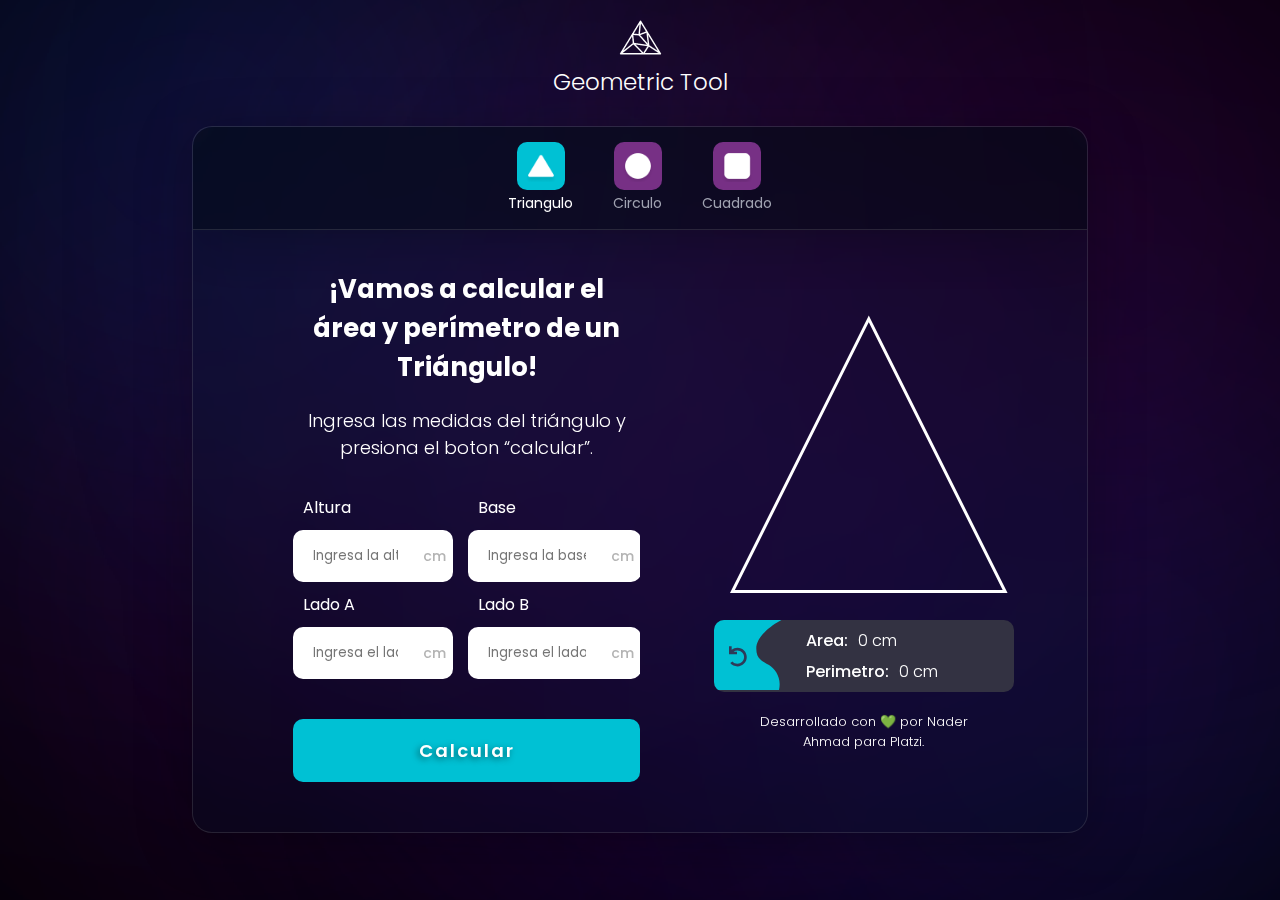
<file: index.html>
<!DOCTYPE html>
<html lang="en">
<head>
    <meta charset="UTF-8">
    <meta http-equiv="X-UA-Compatible" content="IE=edge">
    <meta name="viewport" content="width=device-width, initial-scale=1.0">
    <title>Figuras Geometricas</title>
    <link rel="preconnect" href="https://fonts.googleapis.com">
    <link rel="preconnect" href="https://fonts.gstatic.com" crossorigin>
    <link href="https://fonts.googleapis.com/css2?family=Poppins:wght@300;400;500;600;700&display=swap" rel="stylesheet">
    <link rel="stylesheet" href="./main.css">
    <link rel="stylesheet" media="screen and (max-width: 1024px)" href="./mobile.css">
    <link rel="stylesheet" media="screen and (min-width: 1025px)" href="./tablet.css">
    <link rel="stylesheet" media="screen and (min-width: 1250px)" href="./desktop.css">
</head>
<body>
    <header class="header">
        <div class="logo">
            <img src="./assets/images/logo.png" alt="logo geometric tool" class="logo__icon">
            <h1 class="logo__title">Geometric Tool</h1>
        </div>
    </header>
    <div class="background">
        <div class="blur blur--purple"></div>
        <div class="blur blur--purple-2"></div>
        <div class="blur blur--purple-3"></div>
        <div class="blur blur--purple-4"></div>
        <div class="blur blur--blue"></div>
        <div class="blur blur--blue-2"></div>
        <div class="blur blur--blue-3"></div>
    </div>
    <main class="main">
        <section class="content">
            <div class="box-container">
                <div class="box-container__header">
                    <div class="triangle">
                        <div class="blue__bg">
                            <img src="./assets/images/bleach.png" alt="" class="triangle__icon">
                        </div>
                        <p class="active__title">Triangulo</p>
                    </div>
                    <div class="circle">
                        <a href="./circles.html" class="link">
                            <div class="purple__bg">
                                <img src="./assets/images/circle.png" alt="" class="circle__icon">
                            </div>
                            <p class="inactive__title">Circulo</p>
                        </a>
                    </div>
                    <div class="square">
                        <a href="./square.html" class="link">
                            <div class="purple__bg">
                                <img src="./assets/images/box.png" alt="" class="square__icon">
                            </div>
                            <p class="inactive__title">Cuadrado</p>
                        </a>
                    </div>
                </div>
                <div class="box-content">
                    <div class="left">
                        <h2 class="box-content__title">¡Vamos a calcular el<br> área y perímetro de un Triángulo!</h2>
                        <p class="box-content__text">Ingresa las medidas del triángulo y presiona el boton “calcular”.</p>
                        <form id="form" class="form">
                            <div class="input-1">
                                <label for="inputAltura" class="label">Altura</label>
                                <div class="units">
                                    <input id="inputAltura" type="number" class="input-data" placeholder="Ingresa la altura">
                                    <span class="input-1__span">cm</span>
                                </div>
                            </div>
                            <div class="input-1">
                                <label for="inputBase" class="label">Base</label>
                                <div class="units">
                                    <input id="inputBase" type="number" class="input-data" placeholder="Ingresa la base">
                                    <span class="input-1__span">cm</span>
                                </div>
                            </div>
                            <div class="input-1">
                                <label for="inputA" class="label">Lado A</label>
                                <div class="units">
                                    <input id="inputA" type="number" class="input-data" placeholder="Ingresa el lado A">
                                    <span class="input-1__span">cm</span>
                                </div>
                            </div>
                            <div class="input-1">
                                <label for="inputB" class="label">Lado B</label>
                                <div class="units">
                                    <input id="inputB" type="number" class="input-data" placeholder="Ingresa el lado B">
                                    <span class="input-1__span">cm</span>
                                </div>
                            </div>
                        </form>
                        <button class="btn" type="button" onclick="calcularTriangulo()">Calcular</button>
                    </div>
                    <div class="right">
                        <img src="./assets/images/trianglel.svg" alt="" class="shape">
                        <div class="results">
                            <div class="results__frame">
                                <img class="results__img" src="./assets/images/form.svg" alt="">
                                <button id="undo" class="undoBtn" onclick="restablecer()">
                                    <img class="undo" src="./assets/images/undo.svg" alt="">
                                </button>
                            </div>
                            <div class="results__content">
                                <div class="results-container">
                                    <p class="results__span">Area:</p>
                                    <p class="results__text" id="aResult"> 0 cm</p>
                                </div>
                                <div class="results-container">
                                    <p class="results__span">Perimetro:</p>
                                    <p class="results__text" id="pResult">0 cm</p>
                                </div>
                            </div>
                        </div>
                        <p class="footer">Desarrollado con 💚 por Nader Ahmad para Platzi.</p>
                    </div>
                </div>
            </div>
        </section>
    </main>
    <script src="./figuras.js"></script>
</body>
</html>
</file>
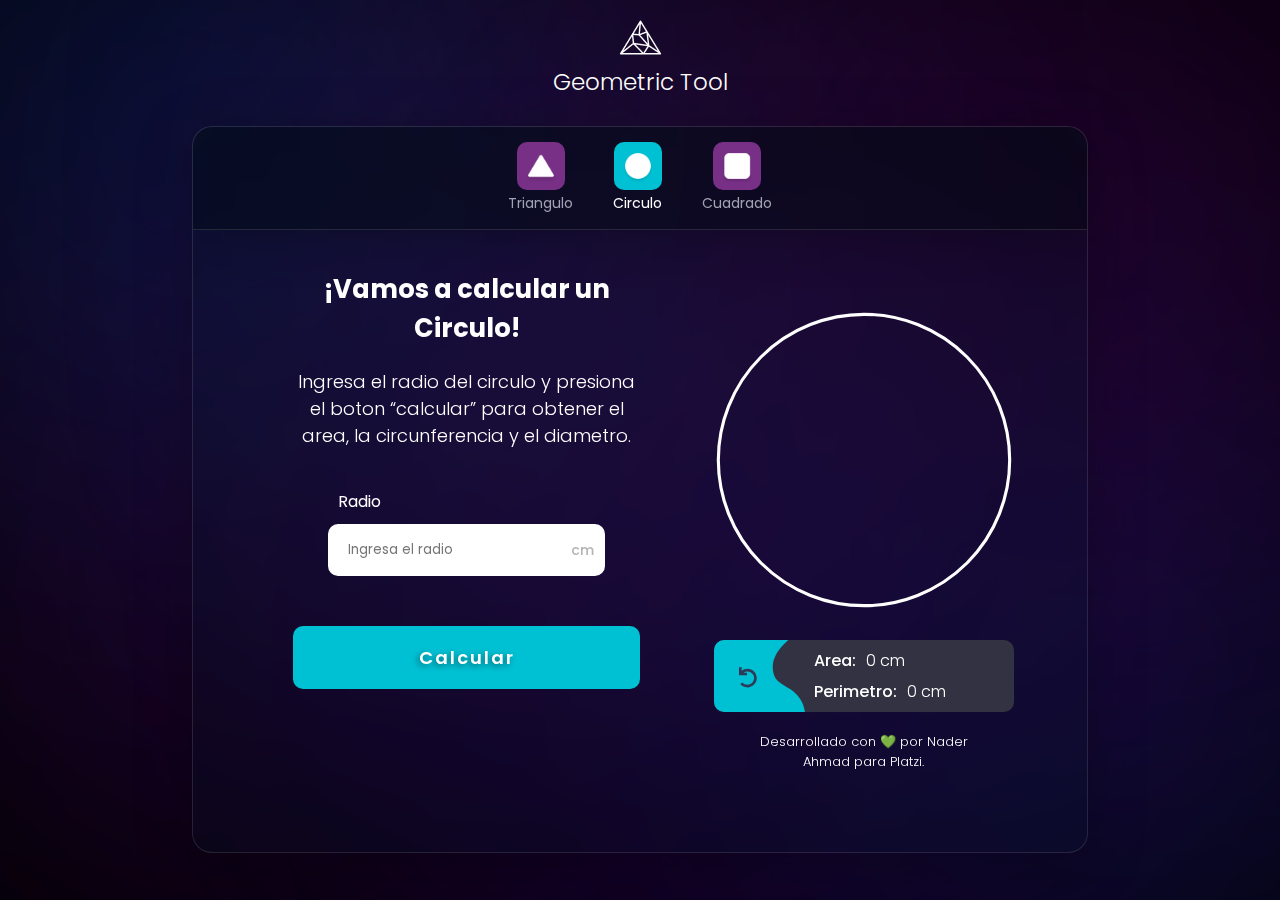
<file: circles.html>
<!DOCTYPE html>
<html lang="en">
<head>
    <meta charset="UTF-8">
    <meta http-equiv="X-UA-Compatible" content="IE=edge">
    <meta name="viewport" content="width=device-width, initial-scale=1.0">
    <title>Figuras Geometricas</title>
    <link rel="preconnect" href="https://fonts.googleapis.com">
    <link rel="preconnect" href="https://fonts.gstatic.com" crossorigin>
    <link href="https://fonts.googleapis.com/css2?family=Poppins:wght@300;400;500;600;700&display=swap" rel="stylesheet">
    <link rel="stylesheet" href="./main.css">
    <link rel="stylesheet" media="screen and (max-width: 1024px)" href="./mobile.css">
    <link rel="stylesheet" media="screen and (min-width: 1025px)" href="./tablet.css">
    <link rel="stylesheet" media="screen and (min-width: 1250px)" href="./desktop.css">
</head>
<body>
    <header class="header">
        <div class="logo">
            <img src="./assets/images/logo.png" alt="logo geometric tool" class="logo__icon">
            <h1 class="logo__title">Geometric Tool</h1>
        </div>
    </header>
    <div class="background">
        <div class="blur blur--purple"></div>
        <div class="blur blur--purple-2"></div>
        <div class="blur blur--purple-3"></div>
        <div class="blur blur--purple-4"></div>
        <div class="blur blur--blue"></div>
        <div class="blur blur--blue-2"></div>
        <div class="blur blur--blue-3"></div>
    </div>
    <main class="main">
        <section class="content">
            <div class="box-container">
                <div class="box-container__header">
                    <div class="triangle">
                        <a href="./index.html" class="link">
                            <div class="purple__bg">
                                <img src="./assets/images/bleach.png" alt="" class="triangle__icon">
                            </div>
                            <p class="inactive__title">Triangulo</p>
                        </a>
                    </div>
                    <div class="circle">
                        <div class="blue__bg">
                            <img src="./assets/images/circle.png" alt="" class="circle__icon">
                        </div>
                        <p class="active__title">Circulo</p>
                    </div>
                    <div class="square">
                        <a href="./square.html" class="link">
                            <div class="purple__bg">
                                <img src="./assets/images/box.png" alt="" class="square__icon">
                            </div>
                            <p class="inactive__title">Cuadrado</p>
                        </a>
                    </div>
                </div>
                <div class="box-content">
                    <div class="left left-circle">
                        <h2 class="box-content__title box-content__title-circle">¡Vamos a calcular un Circulo!</h2>
                        <p class="box-content__text">Ingresa el radio del circulo y presiona el boton “calcular” para obtener el area, la circunferencia y el diametro.</p>
                        <form id="form" class="form flex">
                            <div class="input-1">
                                <label for="inputRadio" class="label">Radio</label>
                                <div class="units">
                                    <input id="inputRadio" type="number" class="input-data" placeholder="Ingresa el radio">
                                    <span class="input-1__span">cm</span>
                                </div>
                            </div>
                        </form>
                        <button class="btn" type="button" onclick="calcularCirculo()">Calcular</button>
                    </div>
                    <div class="right right-circle">
                        <img src="./assets/images/oval.svg" alt="" class="shape">
                        <div class="results results-circle">
                            <div class="results__frame">
                                <img class="results__img img-circle" src="./assets/images/form.svg" alt="">
                                <button id="undo" class="undoBtn undoBtn-circle" onclick="restablecer()">
                                    <img class="undo" src="./assets/images/undo.svg" alt="">
                                </button>
                            </div>
                            <div class="results__content results__content-circle">
                                <div class="results-container">
                                    <p class="results__span">Area:</p>
                                    <p class="results__text" id="aResult"> 0 cm</p>
                                </div>
                                <div class="results-container">
                                    <p class="results__span">Perimetro:</p>
                                    <p class="results__text" id="pResult">0 cm</p>
                                </div>
                            </div>
                        </div>
                        <p class="footer">Desarrollado con 💚 por Nader Ahmad para Platzi.</p>
                    </div>
                </div>
            </div>
        </section>
    </main>
    <script src="./figuras.js"></script>
</body>
</html>
</file>
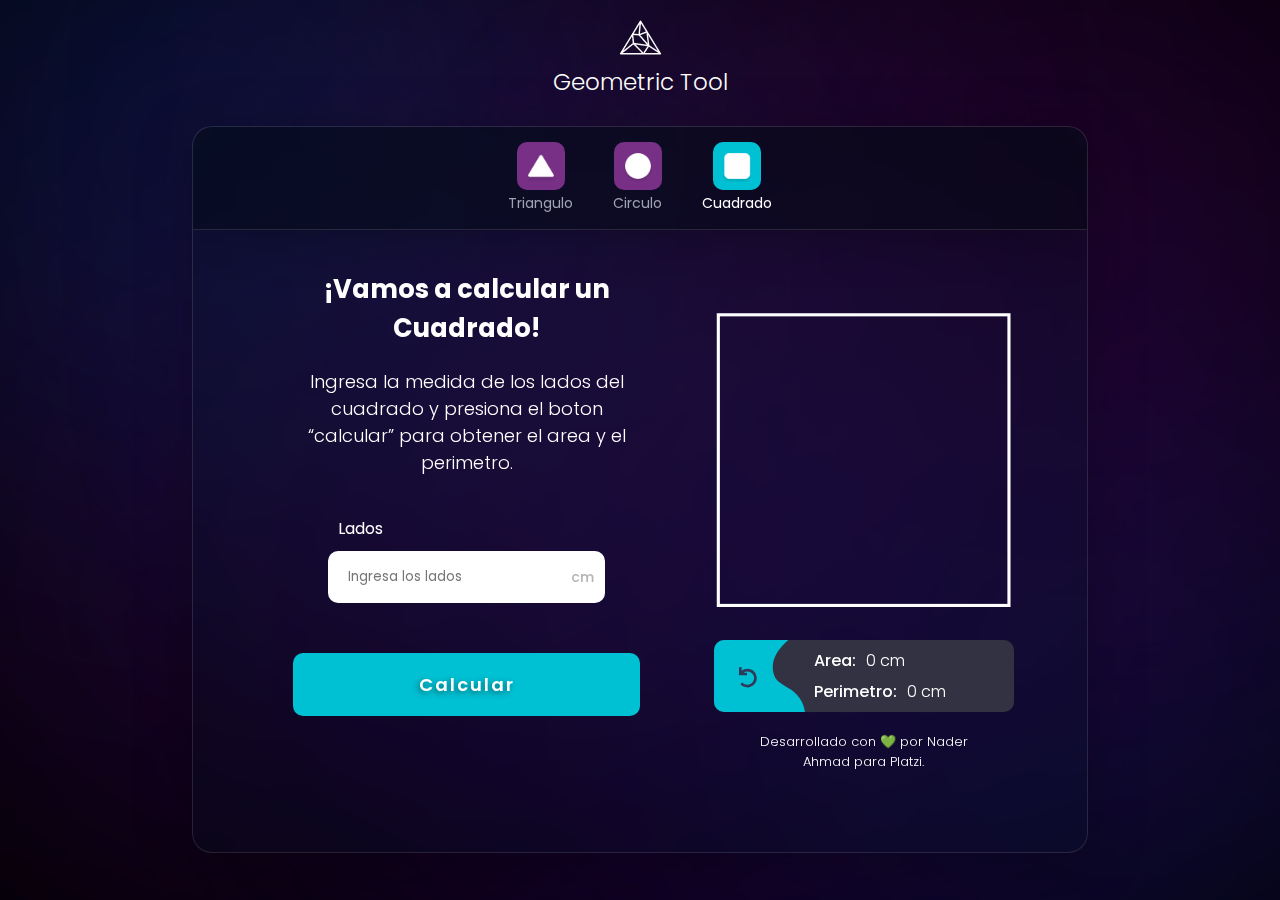
<file: square.html>
<!DOCTYPE html>
<html lang="en">
<head>
    <meta charset="UTF-8">
    <meta http-equiv="X-UA-Compatible" content="IE=edge">
    <meta name="viewport" content="width=device-width, initial-scale=1.0">
    <title>Figuras Geometricas</title>
    <link rel="preconnect" href="https://fonts.googleapis.com">
    <link rel="preconnect" href="https://fonts.gstatic.com" crossorigin>
    <link href="https://fonts.googleapis.com/css2?family=Poppins:wght@300;400;500;600;700&display=swap" rel="stylesheet">
    <link rel="stylesheet" href="./main.css">
    <link rel="stylesheet" media="screen and (max-width: 1024px)" href="./mobile.css">
    <link rel="stylesheet" media="screen and (min-width: 1025px)" href="./tablet.css">
    <link rel="stylesheet" media="screen and (min-width: 1250px)" href="./desktop.css">
</head>
<body>
    <header class="header">
        <div class="logo">
            <img src="./assets/images/logo.png" alt="logo geometric tool" class="logo__icon">
            <h1 class="logo__title">Geometric Tool</h1>
        </div>
    </header>
    <div class="background">
        <div class="blur blur--purple"></div>
        <div class="blur blur--purple-2"></div>
        <div class="blur blur--purple-3"></div>
        <div class="blur blur--purple-4"></div>
        <div class="blur blur--blue"></div>
        <div class="blur blur--blue-2"></div>
        <div class="blur blur--blue-3"></div>
    </div>
    <main class="main">
        <section class="content">
            <div class="box-container">
                <div class="box-container__header">
                    <div class="triangle">
                        <a href="./index.html" class="link">
                            <div class="purple__bg">
                                <img src="./assets/images/bleach.png" alt="" class="triangle__icon">
                            </div>
                            <p class="inactive__title">Triangulo</p>
                        </a>
                    </div>
                    <div class="circle">
                        <a href="./circles.html" class="link">
                            <div class="purple__bg">
                                <img src="./assets/images/circle.png" alt="" class="circle__icon">
                            </div>
                            <p class="inactive__title">Circulo</p>
                        </a>
                    </div>
                    <div class="square">
                        <a href="./square.html" class="link">
                            <div class="blue__bg">
                                <img src="./assets/images/box.png" alt="" class="square__icon">
                            </div>
                            <p class="active__title">Cuadrado</p>
                        </a>
                    </div>
                </div>
                <div class="box-content">
                    <div class="left left-circle">
                        <h2 class="box-content__title box-content__title-circle">¡Vamos a calcular un Cuadrado!</h2>
                        <p class="box-content__text">Ingresa la medida de los lados del cuadrado y presiona el boton “calcular” para obtener el area y el perimetro.</p>
                        <form id="form" class="form flex">
                            <div class="input-1">
                                <label for="inputLados" class="label">Lados</label>
                                <div class="units">
                                    <input id="inputLados" type="number" class="input-data" placeholder="Ingresa los lados">
                                    <span class="input-1__span">cm</span>
                                </div>
                            </div>
                        </form>
                        <button class="btn" type="button" onclick="calcularCuadrado()">Calcular</button>
                    </div>
                    <div class="right right-circle">
                        <img src="./assets/images/square.svg" alt="" class="shape">
                        <div class="results results-circle">
                            <div class="results__frame">
                                <img class="results__img img-circle" src="./assets/images/form.svg" alt="">
                                <button id="undo" class="undoBtn undoBtn-circle" onclick="restablecer()">
                                    <img class="undo" src="./assets/images/undo.svg" alt="">
                                </button>
                            </div>
                            <div class="results__content results__content-circle">
                                <div class="results-container">
                                    <p class="results__span">Area:</p>
                                    <p class="results__text" id="aResult"> 0 cm</p>
                                </div>
                                <div class="results-container">
                                    <p class="results__span">Perimetro:</p>
                                    <p class="results__text" id="pResult">0 cm</p>
                                </div>
                            </div>
                        </div>
                        <p class="footer">Desarrollado con 💚 por Nader Ahmad para Platzi.</p>
                    </div>
                </div>
            </div>
        </section>
    </main>
    <script src="./figuras.js"></script>
</body>
</html>
</file>
<file: main.css>
* {
    margin: 0;
    padding: 0;
    box-sizing: border-box;
    font-family: 'Poppins', sans-serif;
    overflow: hidden;
}
html {
    font-size: 62.5%;
}
body {
    background-color: #000;
    color: #fff;
}
.header {
    position: absolute;
    display: flex;
    padding-top: 1.5rem;
    flex-direction: column;
    justify-content: center;
    align-items: center;
    background-color: transparent;
    width: 100%;
    z-index: 10;
}
.logo {
    text-align: center;
}
.logo__title {
    font-size: 2.3rem;
    font-weight: 300;
}
.background {
    position: relative;
    width: 100vw;
    height: 100vh;
    z-index: 1;
}
.blur {
    position: absolute;
    filter: blur(274px);
}
.blur--purple {
    background: radial-gradient(circle, rgba(56,1,64,1) 0%, rgba(255,255,255,0) 100%);
    width: 50%;
    height: 70%;
    bottom: 0%;
    left: -7%;
}
.blur--purple-2 {
    background: radial-gradient(circle, rgba(56,1,64,0.8) 0%, rgba(255,255,255,0) 100%);
    width: 70%;
    height: 90%;
    top: -20%;
    right: -20%;
    z-index: 2;
}
.blur--purple-3 {
    background: radial-gradient(circle, rgba(46,2,89,1) 0%, rgba(255,255,255,0) 100%);
    bottom: -5%;
    left: 20%;
    width: 80%;
    height: 80%;
}
.blur--purple-4 {
    background: radial-gradient(circle, rgba(81,40,120,0.6) 0%, rgba(255,255,255,0) 100%);
    top: -10%;
    left: 10%;
    width: 70%;
    height: 70%;
}
.blur--blue {
    background: radial-gradient(circle, rgba(13,45,140,1) 0%, rgba(255,255,255,0) 100%);
    width: 50%;
    height: 60%;
    top: -15%;
    left: -10%;
}
.blur--blue-2 {
    background: radial-gradient(circle, rgba(13,45,140,0.8) 0%, rgba(255,255,255,0) 100%);
    width: 40%;
    height: 70%;
    bottom: -10%;
    right: -7%;
}
.content {
    width: 100%;
    height: 100%;
    display: flex;
    justify-content: center;
    align-items: center;
}
.box-container {
    position:absolute;
    top: 14%;
    background-color: rgba(1, 24, 38, 0.2);
    width: 70%;
    z-index: 20;
    box-shadow: 0px 10px 51px 5px rgba(0, 0, 0, 0.25);
    backdrop-filter: blur(12px);
    border: 1px solid rgba(150, 150, 150, 0.2);
    border-radius: 20px;
}
.box-container__header {
    display: flex;
    align-items: center;
    justify-content: center;
    gap: 4rem;
    width: 100%;
    background: rgba(0, 0, 0, 0.28);
    box-shadow: 0px 16px 51px -11px rgba(0, 0, 0, 0.25);
    backdrop-filter: blur(7px);
    border-bottom: 1px solid rgba(148, 148, 148, 0.205);
    border-radius: 20px 20px 0px 0px;
    padding: 1.5rem 0 1.5rem 0;
    margin: 0 auto;
}
.triangle {
    display: flex;
    flex-direction: column;
    align-items: center;
    justify-content: center;
    text-align: center;
    cursor: pointer;
}
.blue__bg {
    display: flex;
    align-items: center;
    justify-content: center;
    background-color: #00C1D4;
    border-radius: 1rem;
    width: 48px;
    height: 48px;
    margin-bottom: .3rem;
}
.active__title {
    font-size: 1.4rem;
    color: #fff;
}
.inactive__title {
    font-size: 1.4rem;
    color: #A0A3B1;
}
.circle {
    display: flex;
    flex-direction: column;
    align-items: center;
    justify-content: center;
    text-align: center;
    cursor: pointer;
}
.circle .purple__bg:hover {
    background-color:#8c379c;
}
.purple__bg {
    display: flex;
    align-items: center;
    justify-content: center;
    background-color: #773085;
    border-radius: 1rem;
    width: 48px;
    height: 48px;;
    margin-bottom: 0.3rem;
    transition: all .3s ease;
}
.link {
    display: flex;
    align-items: center;
    justify-content: center;
    flex-direction: column;
    text-decoration: none;
    color: #A0A3B1;
}
.square {
    display: flex;
    flex-direction: column;
    align-items: center;
    justify-content: center;
    text-align: center;
    cursor: pointer;
}
.square__bg {
    display: flex;
    align-items: center;
    justify-content: center;
    background-color: #773085;
    border-radius: 1rem;
    width: 48px;
    height: 48px;
    margin-bottom: .3rem;
}
.square .purple__bg:hover {
    background-color:#8c379c;
}
.triangle .purple__bg:hover {
    background-color:#8c379c;
}
.triangle__icon {
    width: 32px;
    height: 32px;
}
.circle__icon {
    width: 32px;
    height: 32px;
}
.square__icon {
    width: 32px;
    height: 32px;
}
.triangle__title {
    font-size: 1.4rem;
}
.circle__title {
    font-size: 1.4rem;
    color: #A0A3B1;
}
.square__title {
    font-size: 1.4rem;
    color: #A0A3B1;
}
.box-content {
    display: flex;
}
.left {
    width: 50%;
    padding: 4rem 0rem 5rem 10rem;
}
.left-circle {
    padding: 6rem 0 5rem 10rem;
}
.box-content__title {
    font-size: clamp(1.8rem, 2vw, 2.8rem);
    font-weight: bold;
    text-align: center;
}
.box-content__title-circle {
    max-width: 40rem;
    margin: 0 auto;
}
.box-content__text {
    font-size: clamp(1.4rem, 1.5vw, 1.8rem);
    font-weight: 300;
    margin-top: 2rem;
    text-align: center;
}
.form {
    display: grid;
    grid-template-columns: 46% 50%;
    column-gap: 1.5rem;
    margin-top: 3.4rem;
    margin-bottom: 3rem;
}
.flex {
    display: flex;
    width: 80%;
    justify-content: center;
    margin: 4rem auto;
}
.shape {
    width: 300px;
    height: 300px;
}
.label {
    font-size: 1.6rem;
    margin-bottom: 1rem;
    margin-left: 1rem;
}
.input-1 {
    display: flex;
    flex-direction: column;
    width: 100%;
}
.input-data {
    position: relative;
    border-radius: 1rem;
    width: 100%;
    height: 52px;
    border: none;
    margin-bottom: 1rem;
    padding: 1.2rem 4rem 1.2rem 2rem;
    outline: none;
}
.btn {
    background-color: #00C1D4;
    color: #fff;
    font-weight: 600;
    font-size: 1.8rem;
    text-shadow: -2px 2px 6px rgba(0,0,0,0.5);
    letter-spacing: 2px;
    border: none;
    padding: 1.8rem 6rem;
    border-radius: 1rem;
    width: 100%;
    cursor: pointer;
    transition: all .3s ease;
}
.btn:hover {
    background-color: #01e7fc;
}
.right {
    display: flex;
    flex-direction: column;
    justify-content: center;
    align-items: center;
    width: 50%;
    padding: 8rem 10rem;
}
.right-circle {
    padding: 5rem 10rem;
}
.img-circle {
    height: 100px;
}
.results {
    display: flex;
    align-items: center;
    background-color: #333242;
    margin-top: 1rem;
    width: 90%;
    max-width: 30rem;
    min-width: 30rem;
    height: 72px;
    border-radius: 1rem;
    padding: 0rem 0rem;
}
.results-circle {
    margin-top: 3rem;
}
.results__content {
    margin-left: 2rem;
    display: flex;
    flex-direction: column;
    gap: 0.6rem;
}
.results__content-circle {
    margin-left: 0rem;
}
.results__text {
    display: inline;
    float: center;
    font-size: 1.6rem;
    font-weight: 300;
}
.results__span {
    font-size: 1.6rem;
    float: left;
    font-weight: 500;
    margin-right: 1rem;
}
.results__frame {
    position: relative;
}
.results__img {
    position: relative;
}
.undoBtn {
    position: absolute;
    top: 30%;
    left: 10%;
    background: transparent;
    border: none;
    outline: none;
    cursor: pointer;
}
.undoBtn-circle {
    top: 37%;
    left: 17%;
}
.undo {
    transition: all .2s ease;
}
.undo:hover {
    filter: invert(1);
}
.units {
    position: relative;
}
.input-1__span {
    position: absolute;
    font-weight: 500;
    top: 25%;
    right: 4%;
    color: #B4B4B4;
    font-size: 1.4rem;
}
.footer {
    font-size: 1.3rem;
    font-weight: 300;
    margin-top: 2rem;
    text-align: center;
    min-width: 25rem;
}
</file>
<file: mobile.css>
html {
    overflow: auto;
}
.box-container {
    width: 90%;
    margin-bottom: 10rem;
}
.box-content {
    flex-direction: column;
}
.left {
    width: 100%;
    padding: 3rem 2rem;
}
.form {
    display: flex;
    flex-direction: column;
}
.right {
    width: 100%;
    padding: 3rem 2rem;
}
.btn {
    width: 100%;
    font-size: 1.4rem;
}
</file>
<file: tablet.css>
.box-container {
    width: 90%;
}
.left {
    padding: 4rem 0rem 5rem 6rem;
}
.right {
    padding: 4rem 6rem 5rem 6rem;
}
</file>
<file: desktop.css>
.box-container {
    width: 70%;
}
.left {
    padding: 4rem 0rem 5rem 10rem;
    width: 50%;
}
.right {
    padding: 8rem 10rem;
    width: 50%;
}
</file>
